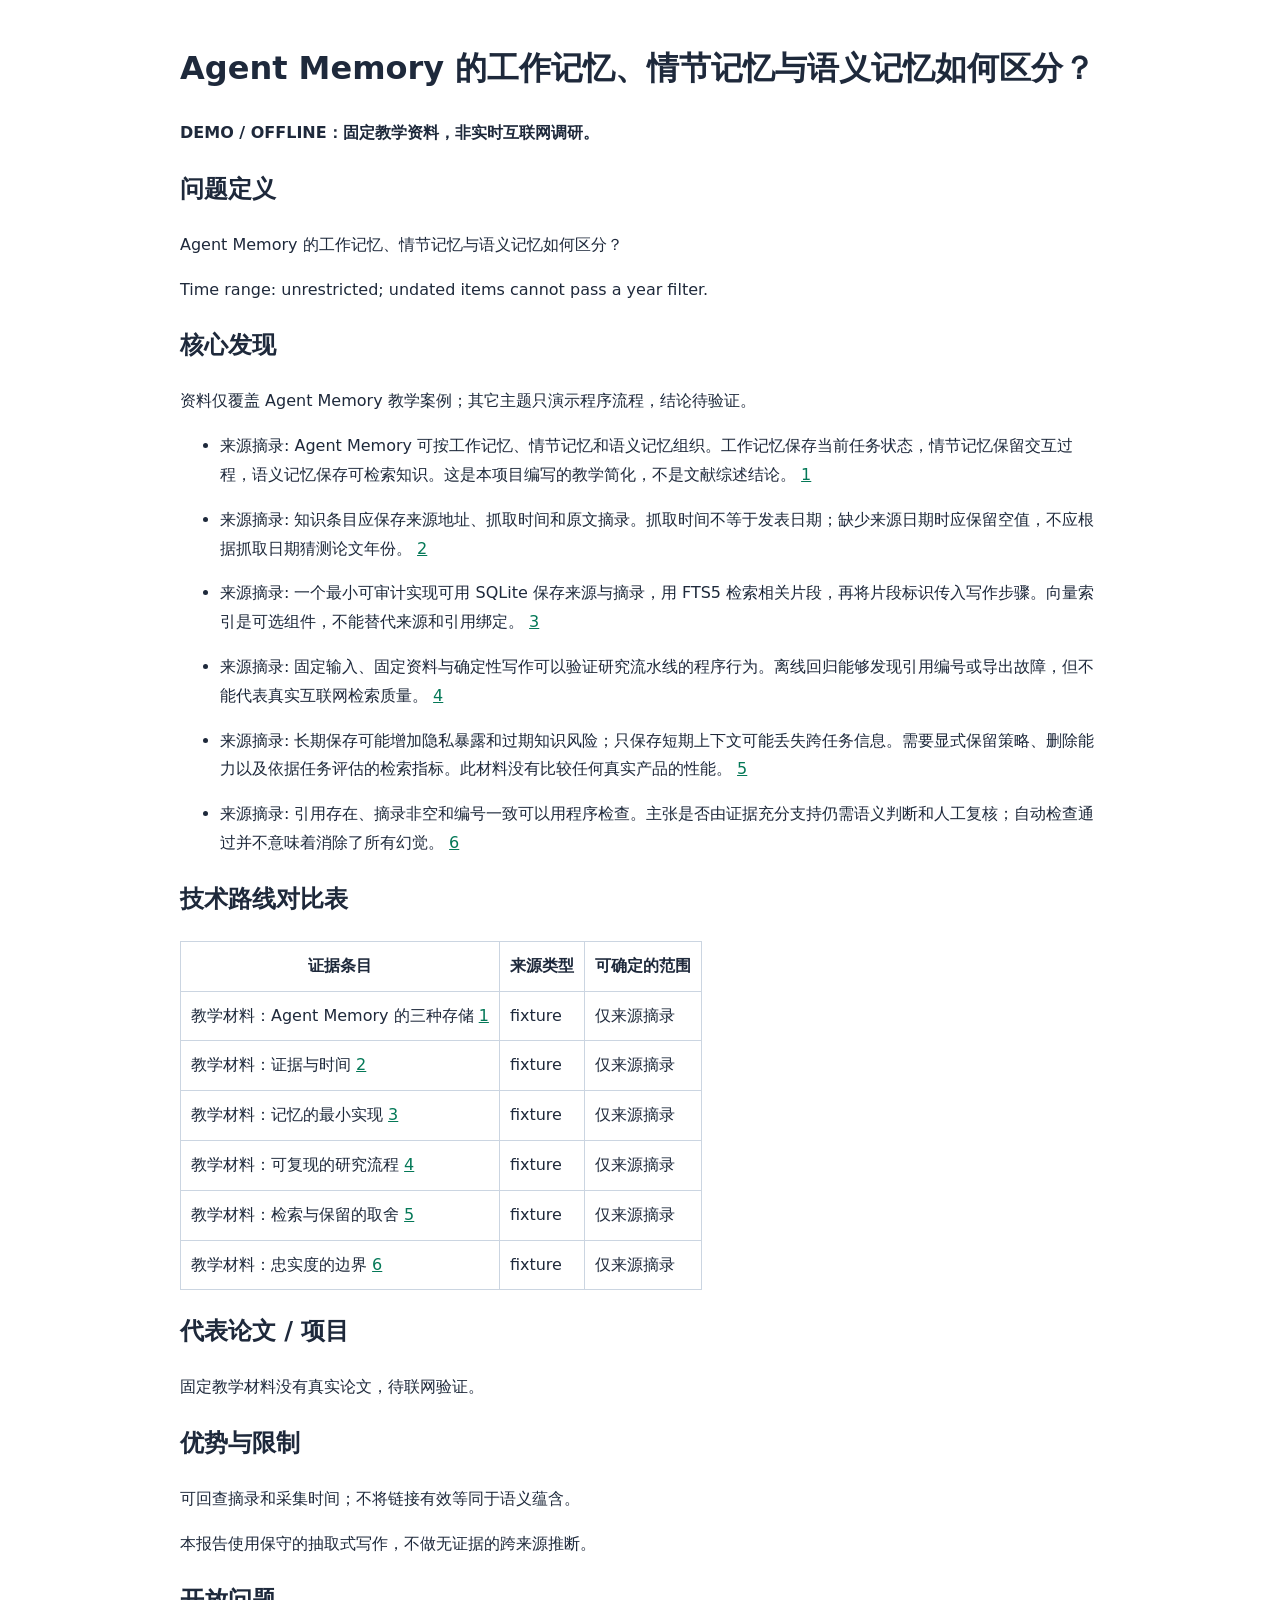
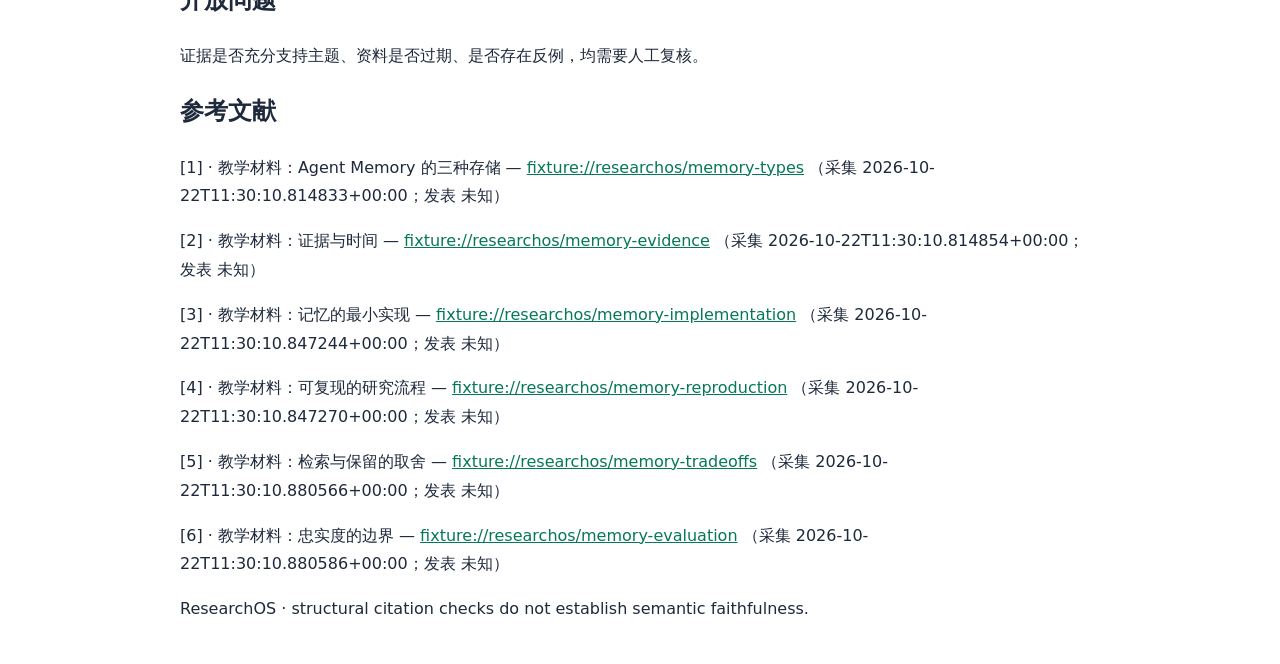
<file: eval/results/demo.html>
<!doctype html><html lang="zh"><meta charset="utf-8"><meta name="viewport" content="width=device-width,initial-scale=1"><title>ResearchOS report</title><style>body{max-width:920px;margin:40px auto;padding:0 24px;font:16px/1.8 system-ui;color:#1e293b}table{border-collapse:collapse}td,th{border:1px solid #cbd5e1;padding:10px}a{color:#047857}</style><body><h1>Agent Memory 的工作记忆、情节记忆与语义记忆如何区分？</h1>
<p><strong>DEMO / OFFLINE：固定教学资料，非实时互联网调研。</strong></p>
<h2>问题定义</h2>
<p>Agent Memory 的工作记忆、情节记忆与语义记忆如何区分？</p>
<p>Time range: unrestricted; undated items cannot pass a year filter.</p>
<h2>核心发现</h2>
<p>资料仅覆盖 Agent Memory 教学案例；其它主题只演示程序流程，结论待验证。</p>
<ul>
<li>
<p>来源摘录: Agent Memory 可按工作记忆、情节记忆和语义记忆组织。工作记忆保存当前任务状态，情节记忆保留交互过程，语义记忆保存可检索知识。这是本项目编写的教学简化，不是文献综述结论。 <a href="#ref-1">1</a></p>
</li>
<li>
<p>来源摘录: 知识条目应保存来源地址、抓取时间和原文摘录。抓取时间不等于发表日期；缺少来源日期时应保留空值，不应根据抓取日期猜测论文年份。 <a href="#ref-2">2</a></p>
</li>
<li>
<p>来源摘录: 一个最小可审计实现可用 SQLite 保存来源与摘录，用 FTS5 检索相关片段，再将片段标识传入写作步骤。向量索引是可选组件，不能替代来源和引用绑定。 <a href="#ref-3">3</a></p>
</li>
<li>
<p>来源摘录: 固定输入、固定资料与确定性写作可以验证研究流水线的程序行为。离线回归能够发现引用编号或导出故障，但不能代表真实互联网检索质量。 <a href="#ref-4">4</a></p>
</li>
<li>
<p>来源摘录: 长期保存可能增加隐私暴露和过期知识风险；只保存短期上下文可能丢失跨任务信息。需要显式保留策略、删除能力以及依据任务评估的检索指标。此材料没有比较任何真实产品的性能。 <a href="#ref-5">5</a></p>
</li>
<li>
<p>来源摘录: 引用存在、摘录非空和编号一致可以用程序检查。主张是否由证据充分支持仍需语义判断和人工复核；自动检查通过并不意味着消除了所有幻觉。 <a href="#ref-6">6</a></p>
</li>
</ul>
<h2>技术路线对比表</h2>
<table>
<thead>
<tr>
<th>证据条目</th>
<th>来源类型</th>
<th>可确定的范围</th>
</tr>
</thead>
<tbody>
<tr>
<td>教学材料：Agent Memory 的三种存储 <a href="#ref-1">1</a></td>
<td>fixture</td>
<td>仅来源摘录</td>
</tr>
<tr>
<td>教学材料：证据与时间 <a href="#ref-2">2</a></td>
<td>fixture</td>
<td>仅来源摘录</td>
</tr>
<tr>
<td>教学材料：记忆的最小实现 <a href="#ref-3">3</a></td>
<td>fixture</td>
<td>仅来源摘录</td>
</tr>
<tr>
<td>教学材料：可复现的研究流程 <a href="#ref-4">4</a></td>
<td>fixture</td>
<td>仅来源摘录</td>
</tr>
<tr>
<td>教学材料：检索与保留的取舍 <a href="#ref-5">5</a></td>
<td>fixture</td>
<td>仅来源摘录</td>
</tr>
<tr>
<td>教学材料：忠实度的边界 <a href="#ref-6">6</a></td>
<td>fixture</td>
<td>仅来源摘录</td>
</tr>
</tbody>
</table>
<h2>代表论文 / 项目</h2>
<p>固定教学材料没有真实论文，待联网验证。</p>
<h2>优势与限制</h2>
<p>可回查摘录和采集时间；不将链接有效等同于语义蕴含。</p>
<p>本报告使用保守的抽取式写作，不做无证据的跨来源推断。</p>
<h2>开放问题</h2>
<p>证据是否充分支持主题、资料是否过期、是否存在反例，均需要人工复核。</p>
<h2>参考文献</h2>
<p id="ref-1">[1] · 教学材料：Agent Memory 的三种存储 — <a href="fixture://researchos/memory-types">fixture://researchos/memory-types</a> （采集 2026-10-22T11:30:10.814833+00:00；发表 未知）</p>
<p id="ref-2">[2] · 教学材料：证据与时间 — <a href="fixture://researchos/memory-evidence">fixture://researchos/memory-evidence</a> （采集 2026-10-22T11:30:10.814854+00:00；发表 未知）</p>
<p id="ref-3">[3] · 教学材料：记忆的最小实现 — <a href="fixture://researchos/memory-implementation">fixture://researchos/memory-implementation</a> （采集 2026-10-22T11:30:10.847244+00:00；发表 未知）</p>
<p id="ref-4">[4] · 教学材料：可复现的研究流程 — <a href="fixture://researchos/memory-reproduction">fixture://researchos/memory-reproduction</a> （采集 2026-10-22T11:30:10.847270+00:00；发表 未知）</p>
<p id="ref-5">[5] · 教学材料：检索与保留的取舍 — <a href="fixture://researchos/memory-tradeoffs">fixture://researchos/memory-tradeoffs</a> （采集 2026-10-22T11:30:10.880566+00:00；发表 未知）</p>
<p id="ref-6">[6] · 教学材料：忠实度的边界 — <a href="fixture://researchos/memory-evaluation">fixture://researchos/memory-evaluation</a> （采集 2026-10-22T11:30:10.880586+00:00；发表 未知）</p>
<footer>ResearchOS · structural citation checks do not establish semantic faithfulness.</footer></body></html>
</file>
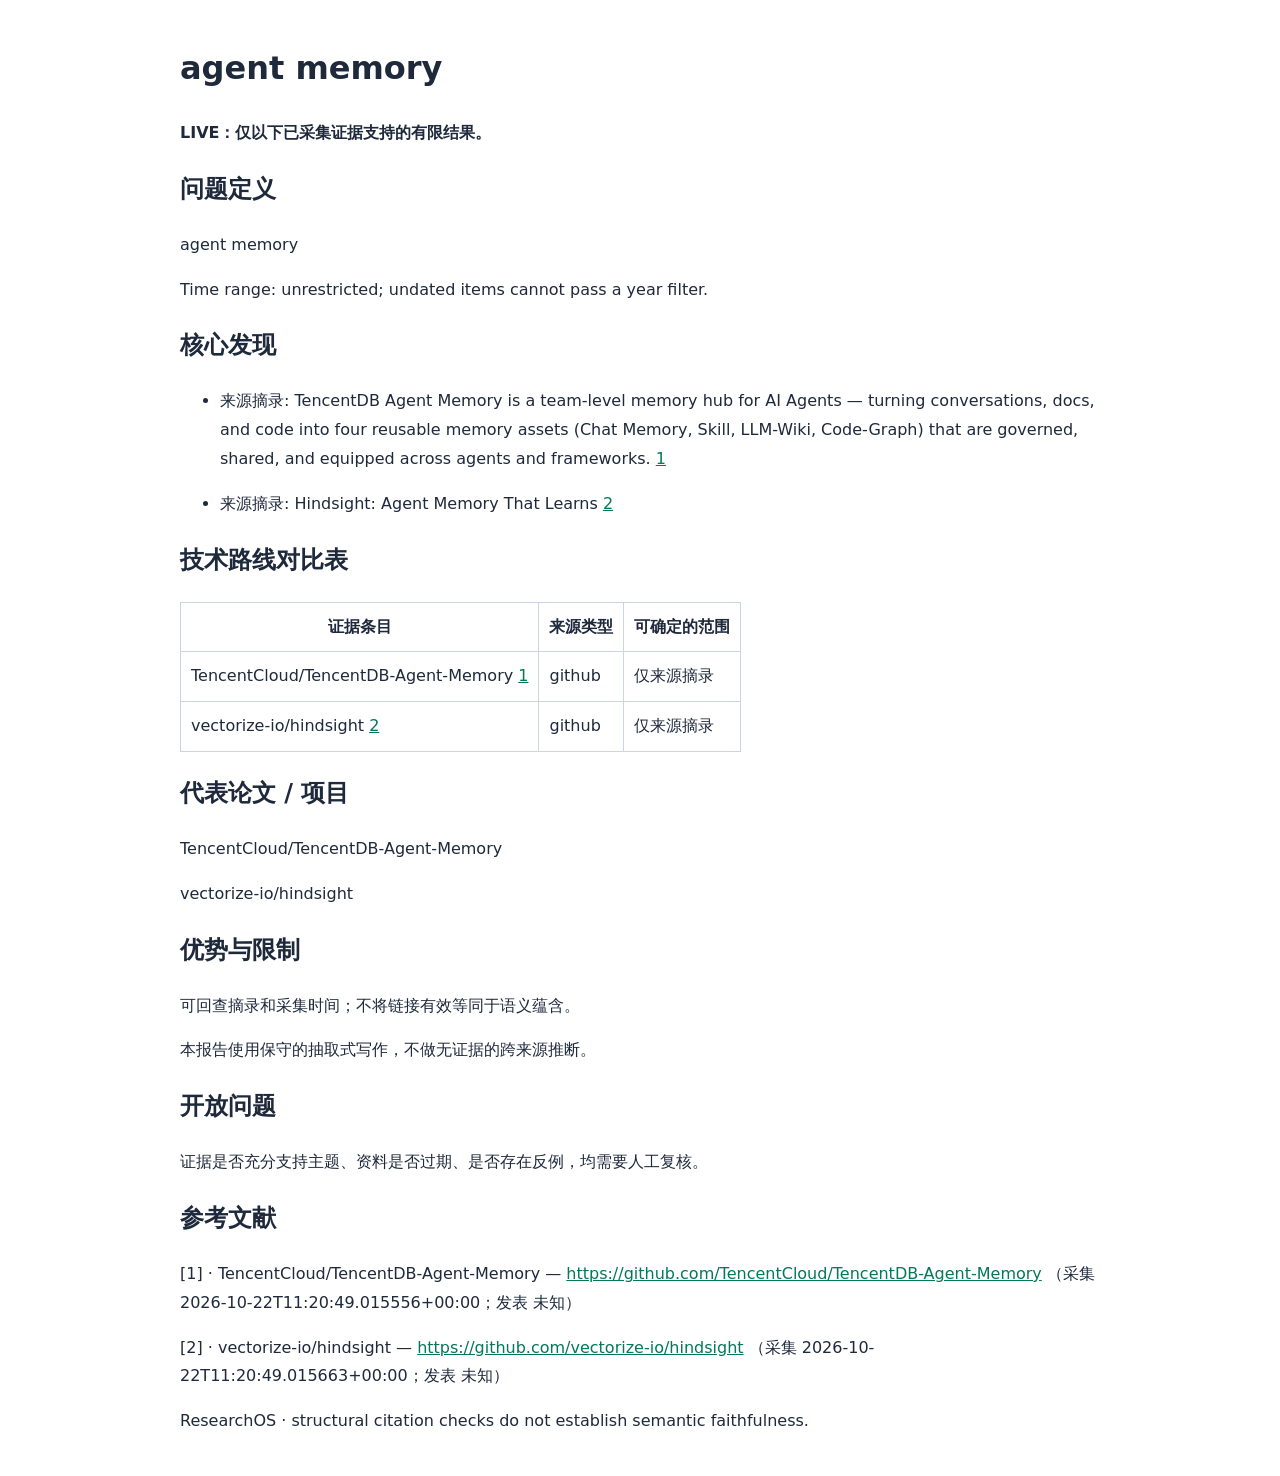
<file: eval/results/live-github.html>
<!doctype html><html lang="zh"><meta charset="utf-8"><meta name="viewport" content="width=device-width,initial-scale=1"><title>ResearchOS report</title><style>body{max-width:920px;margin:40px auto;padding:0 24px;font:16px/1.8 system-ui;color:#1e293b}table{border-collapse:collapse}td,th{border:1px solid #cbd5e1;padding:10px}a{color:#047857}</style><body><h1>agent memory</h1>
<p><strong>LIVE：仅以下已采集证据支持的有限结果。</strong></p>
<h2>问题定义</h2>
<p>agent memory</p>
<p>Time range: unrestricted; undated items cannot pass a year filter.</p>
<h2>核心发现</h2>
<ul>
<li>
<p>来源摘录: TencentDB Agent Memory is a team-level memory hub for AI Agents — turning conversations, docs, and code into four reusable memory assets (Chat Memory, Skill, LLM-Wiki, Code-Graph) that are governed, shared, and equipped across agents and frameworks. <a href="#ref-1">1</a></p>
</li>
<li>
<p>来源摘录: Hindsight: Agent Memory That Learns <a href="#ref-2">2</a></p>
</li>
</ul>
<h2>技术路线对比表</h2>
<table>
<thead>
<tr>
<th>证据条目</th>
<th>来源类型</th>
<th>可确定的范围</th>
</tr>
</thead>
<tbody>
<tr>
<td>TencentCloud/TencentDB-Agent-Memory <a href="#ref-1">1</a></td>
<td>github</td>
<td>仅来源摘录</td>
</tr>
<tr>
<td>vectorize-io/hindsight <a href="#ref-2">2</a></td>
<td>github</td>
<td>仅来源摘录</td>
</tr>
</tbody>
</table>
<h2>代表论文 / 项目</h2>
<p>TencentCloud/TencentDB-Agent-Memory</p>
<p>vectorize-io/hindsight</p>
<h2>优势与限制</h2>
<p>可回查摘录和采集时间；不将链接有效等同于语义蕴含。</p>
<p>本报告使用保守的抽取式写作，不做无证据的跨来源推断。</p>
<h2>开放问题</h2>
<p>证据是否充分支持主题、资料是否过期、是否存在反例，均需要人工复核。</p>
<h2>参考文献</h2>
<p id="ref-1">[1] · TencentCloud/TencentDB-Agent-Memory — <a href="https://github.com/TencentCloud/TencentDB-Agent-Memory">https://github.com/TencentCloud/TencentDB-Agent-Memory</a> （采集 2026-10-22T11:20:49.015556+00:00；发表 未知）</p>
<p id="ref-2">[2] · vectorize-io/hindsight — <a href="https://github.com/vectorize-io/hindsight">https://github.com/vectorize-io/hindsight</a> （采集 2026-10-22T11:20:49.015663+00:00；发表 未知）</p>
<footer>ResearchOS · structural citation checks do not establish semantic faithfulness.</footer></body></html>
</file>
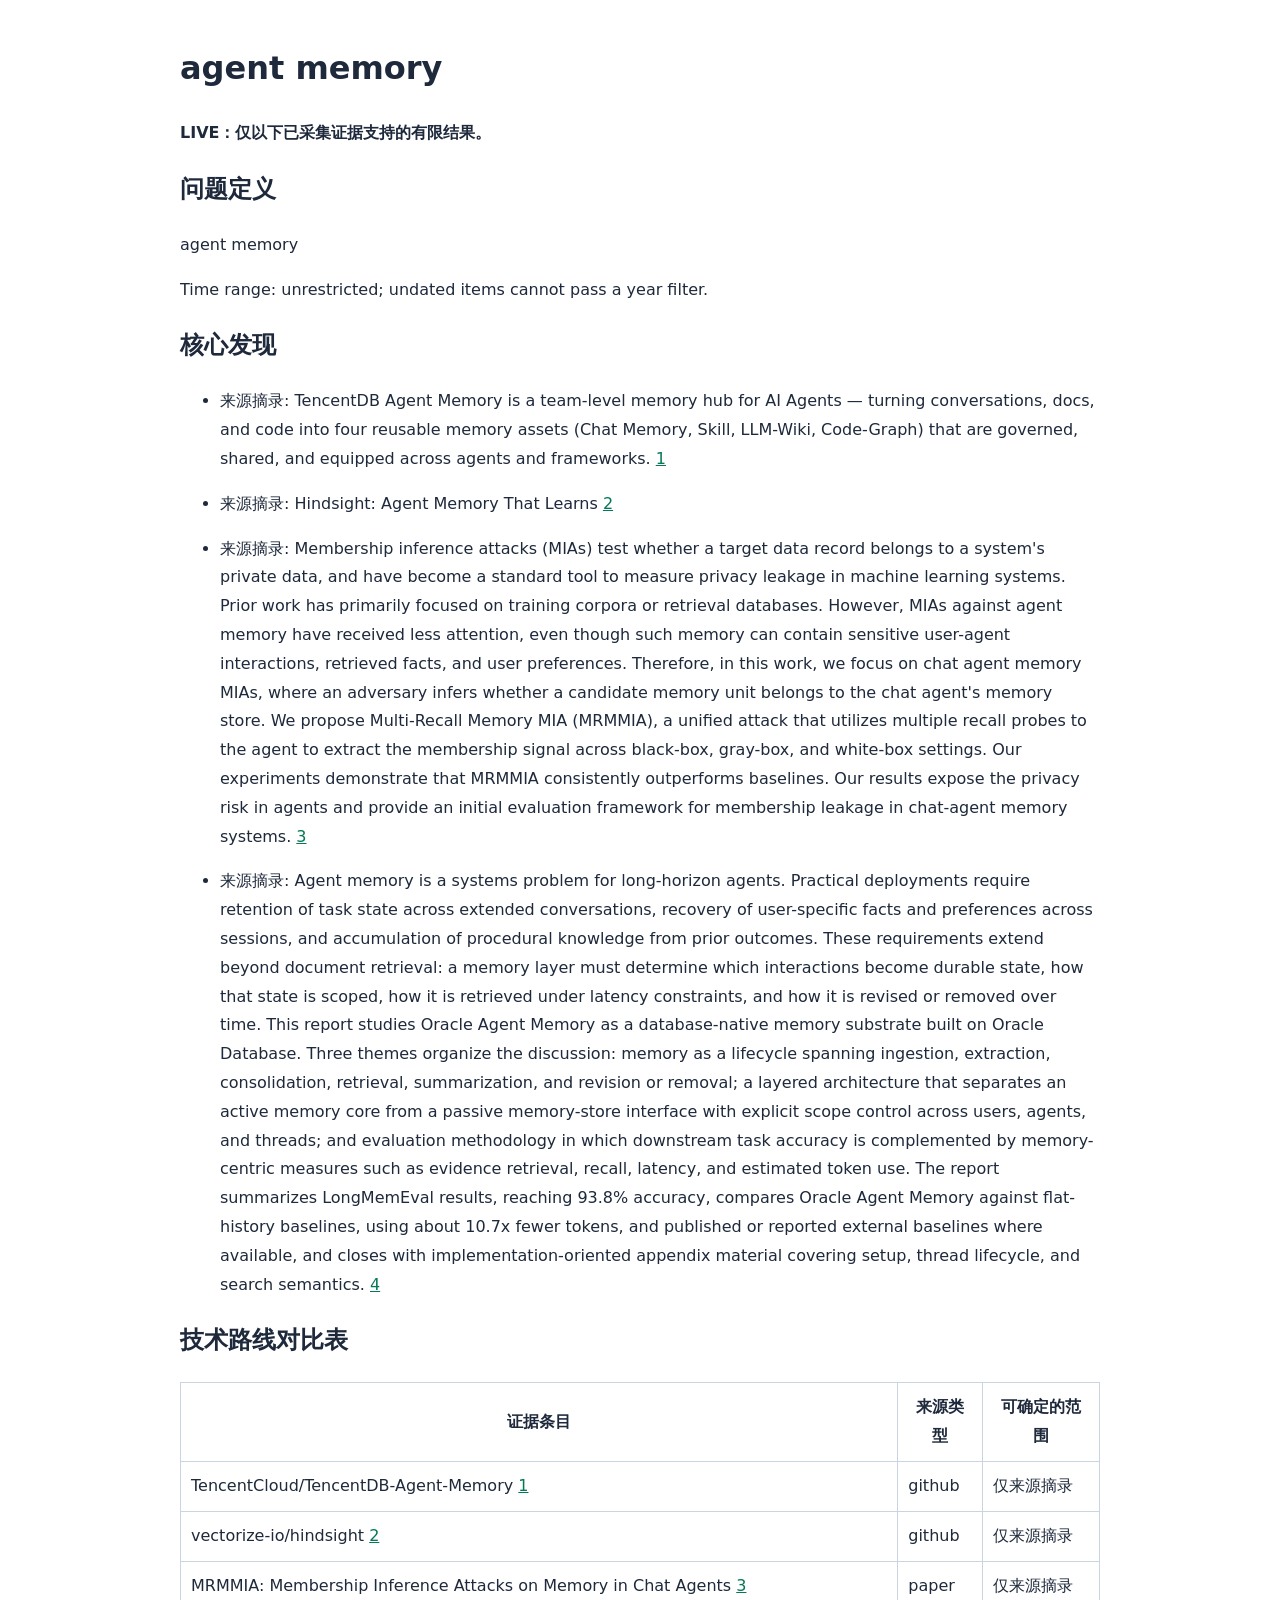
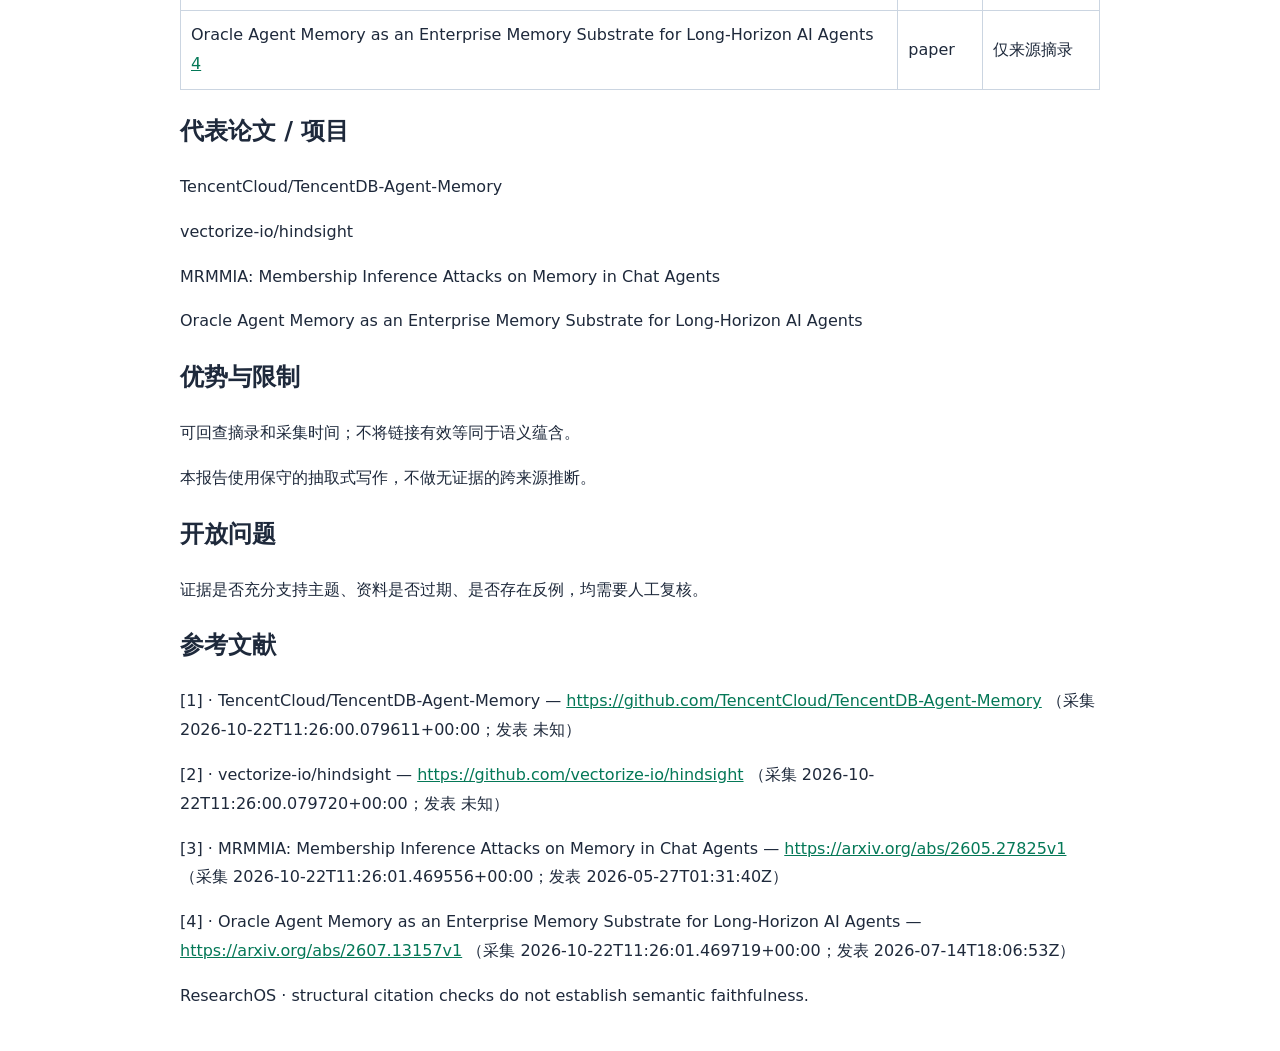
<file: eval/results/live-mixed.html>
<!doctype html><html lang="zh"><meta charset="utf-8"><meta name="viewport" content="width=device-width,initial-scale=1"><title>ResearchOS report</title><style>body{max-width:920px;margin:40px auto;padding:0 24px;font:16px/1.8 system-ui;color:#1e293b}table{border-collapse:collapse}td,th{border:1px solid #cbd5e1;padding:10px}a{color:#047857}</style><body><h1>agent memory</h1>
<p><strong>LIVE：仅以下已采集证据支持的有限结果。</strong></p>
<h2>问题定义</h2>
<p>agent memory</p>
<p>Time range: unrestricted; undated items cannot pass a year filter.</p>
<h2>核心发现</h2>
<ul>
<li>
<p>来源摘录: TencentDB Agent Memory is a team-level memory hub for AI Agents — turning conversations, docs, and code into four reusable memory assets (Chat Memory, Skill, LLM-Wiki, Code-Graph) that are governed, shared, and equipped across agents and frameworks. <a href="#ref-1">1</a></p>
</li>
<li>
<p>来源摘录: Hindsight: Agent Memory That Learns <a href="#ref-2">2</a></p>
</li>
<li>
<p>来源摘录: Membership inference attacks (MIAs) test whether a target data record belongs to a system's private data, and have become a standard tool to measure privacy leakage in machine learning systems. Prior work has primarily focused on training corpora or retrieval databases. However, MIAs against agent memory have received less attention, even though such memory can contain sensitive user-agent interactions, retrieved facts, and user preferences. Therefore, in this work, we focus on chat agent memory MIAs, where an adversary infers whether a candidate memory unit belongs to the chat agent's memory store. We propose Multi-Recall Memory MIA (MRMMIA), a unified attack that utilizes multiple recall probes to the agent to extract the membership signal across black-box, gray-box, and white-box settings. Our experiments demonstrate that MRMMIA consistently outperforms baselines. Our results expose the privacy risk in agents and provide an initial evaluation framework for membership leakage in chat-agent memory systems. <a href="#ref-3">3</a></p>
</li>
<li>
<p>来源摘录: Agent memory is a systems problem for long-horizon agents. Practical deployments require retention of task state across extended conversations, recovery of user-specific facts and preferences across sessions, and accumulation of procedural knowledge from prior outcomes. These requirements extend beyond document retrieval: a memory layer must determine which interactions become durable state, how that state is scoped, how it is retrieved under latency constraints, and how it is revised or removed over time. This report studies Oracle Agent Memory as a database-native memory substrate built on Oracle Database. Three themes organize the discussion: memory as a lifecycle spanning ingestion, extraction, consolidation, retrieval, summarization, and revision or removal; a layered architecture that separates an active memory core from a passive memory-store interface with explicit scope control across users, agents, and threads; and evaluation methodology in which downstream task accuracy is complemented by memory-centric measures such as evidence retrieval, recall, latency, and estimated token use. The report summarizes LongMemEval results, reaching 93.8% accuracy, compares Oracle Agent Memory against flat-history baselines, using about 10.7x fewer tokens, and published or reported external baselines where available, and closes with implementation-oriented appendix material covering setup, thread lifecycle, and search semantics. <a href="#ref-4">4</a></p>
</li>
</ul>
<h2>技术路线对比表</h2>
<table>
<thead>
<tr>
<th>证据条目</th>
<th>来源类型</th>
<th>可确定的范围</th>
</tr>
</thead>
<tbody>
<tr>
<td>TencentCloud/TencentDB-Agent-Memory <a href="#ref-1">1</a></td>
<td>github</td>
<td>仅来源摘录</td>
</tr>
<tr>
<td>vectorize-io/hindsight <a href="#ref-2">2</a></td>
<td>github</td>
<td>仅来源摘录</td>
</tr>
<tr>
<td>MRMMIA: Membership Inference Attacks on Memory in Chat Agents <a href="#ref-3">3</a></td>
<td>paper</td>
<td>仅来源摘录</td>
</tr>
<tr>
<td>Oracle Agent Memory as an Enterprise Memory Substrate for Long-Horizon AI Agents <a href="#ref-4">4</a></td>
<td>paper</td>
<td>仅来源摘录</td>
</tr>
</tbody>
</table>
<h2>代表论文 / 项目</h2>
<p>TencentCloud/TencentDB-Agent-Memory</p>
<p>vectorize-io/hindsight</p>
<p>MRMMIA: Membership Inference Attacks on Memory in Chat Agents</p>
<p>Oracle Agent Memory as an Enterprise Memory Substrate for Long-Horizon AI Agents</p>
<h2>优势与限制</h2>
<p>可回查摘录和采集时间；不将链接有效等同于语义蕴含。</p>
<p>本报告使用保守的抽取式写作，不做无证据的跨来源推断。</p>
<h2>开放问题</h2>
<p>证据是否充分支持主题、资料是否过期、是否存在反例，均需要人工复核。</p>
<h2>参考文献</h2>
<p id="ref-1">[1] · TencentCloud/TencentDB-Agent-Memory — <a href="https://github.com/TencentCloud/TencentDB-Agent-Memory">https://github.com/TencentCloud/TencentDB-Agent-Memory</a> （采集 2026-10-22T11:26:00.079611+00:00；发表 未知）</p>
<p id="ref-2">[2] · vectorize-io/hindsight — <a href="https://github.com/vectorize-io/hindsight">https://github.com/vectorize-io/hindsight</a> （采集 2026-10-22T11:26:00.079720+00:00；发表 未知）</p>
<p id="ref-3">[3] · MRMMIA: Membership Inference Attacks on Memory in Chat Agents — <a href="https://arxiv.org/abs/2605.27825v1">https://arxiv.org/abs/2605.27825v1</a> （采集 2026-10-22T11:26:01.469556+00:00；发表 2026-05-27T01:31:40Z）</p>
<p id="ref-4">[4] · Oracle Agent Memory as an Enterprise Memory Substrate for Long-Horizon AI Agents — <a href="https://arxiv.org/abs/2607.13157v1">https://arxiv.org/abs/2607.13157v1</a> （采集 2026-10-22T11:26:01.469719+00:00；发表 2026-07-14T18:06:53Z）</p>
<footer>ResearchOS · structural citation checks do not establish semantic faithfulness.</footer></body></html>
</file>
